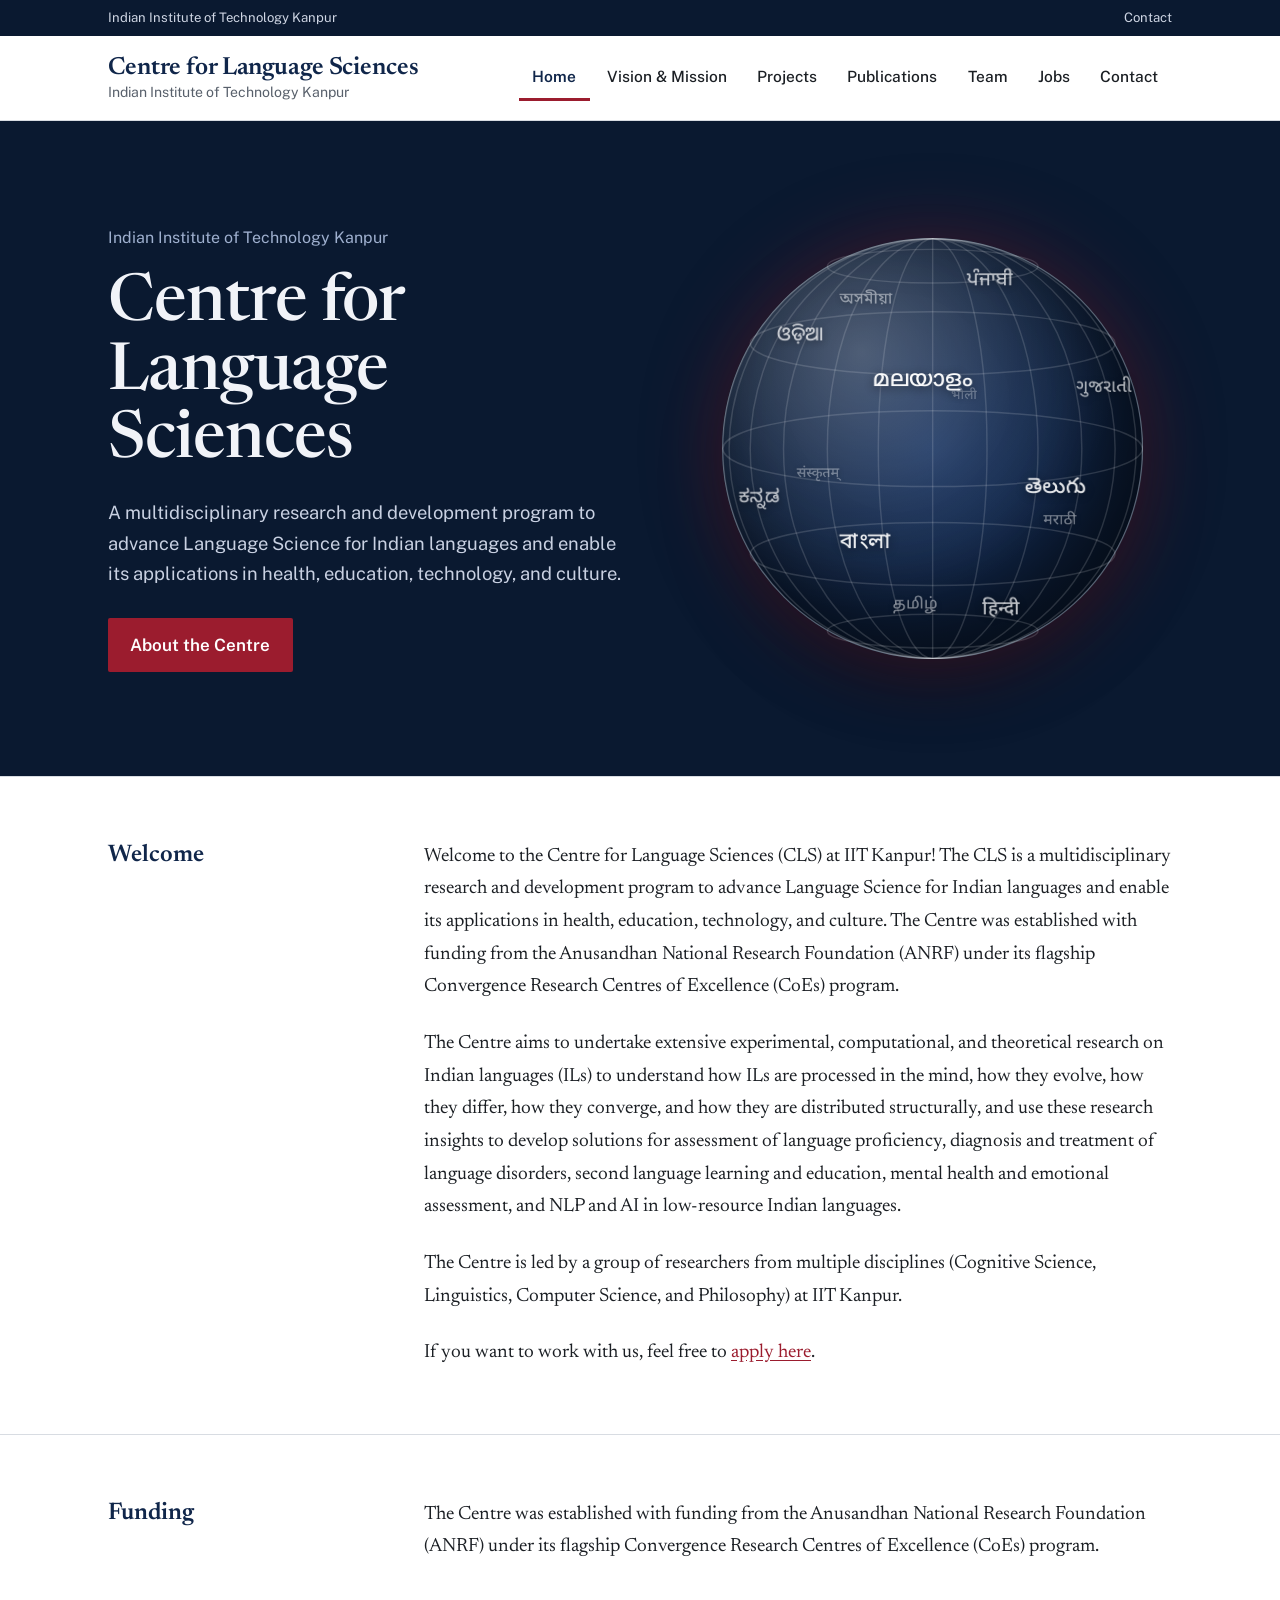
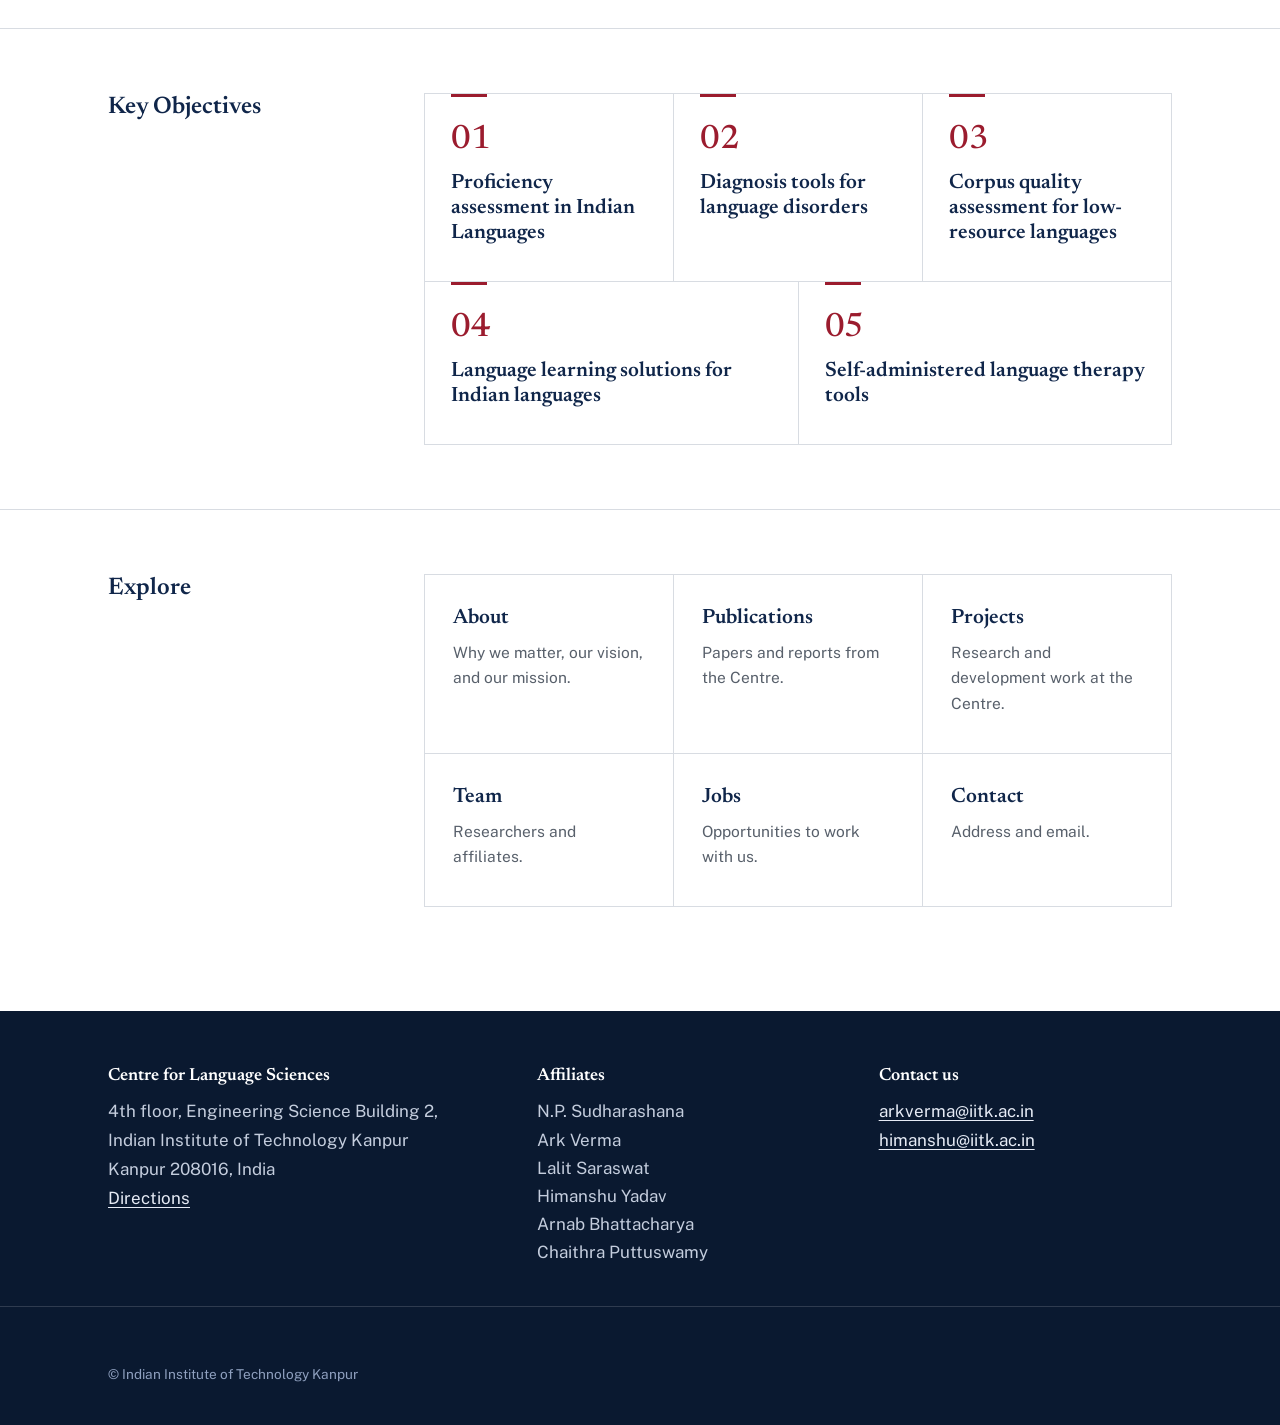
<file: index.html>
<!DOCTYPE html>
<html lang="en"><head><meta charset="utf-8"><meta name="viewport" content="width=device-width, initial-scale=1">
<title>Centre for Language Sciences | IIT Kanpur</title><meta name="description" content="Centre for Language Sciences, IIT Kanpur: research on Indian languages and applications in health, education, technology, and culture.">
<link rel="preconnect" href="https://fonts.googleapis.com"><link rel="preconnect" href="https://fonts.gstatic.com" crossorigin><link href="https://fonts.googleapis.com/css2?family=Newsreader:ital,opsz,wght@0,6..72,400;0,6..72,500;0,6..72,600;1,6..72,400&amp;family=Public+Sans:wght@400;500;600&amp;family=Noto+Sans+Devanagari:wght@400;500&amp;family=Noto+Sans+Bengali:wght@400;500&amp;family=Noto+Sans+Tamil:wght@400;500&amp;family=Noto+Sans+Telugu:wght@400;500&amp;family=Noto+Sans+Kannada:wght@400;500&amp;family=Noto+Sans+Malayalam:wght@400;500&amp;family=Noto+Sans+Gujarati:wght@400;500&amp;family=Noto+Sans+Oriya:wght@400;500&amp;family=Noto+Sans+Gurmukhi:wght@400;500&amp;display=swap" rel="stylesheet"><link rel="stylesheet" href="css/style.css"><style>
/* Spherical language globe */
.orbit-wrap{position:relative;width:min(100%,480px);aspect-ratio:1;margin:0 auto;container-type:inline-size;cursor:grab;touch-action:pan-y;user-select:none}
.orbit-wrap:active{cursor:grabbing}
.globe-body{position:absolute;inset:6%;border-radius:50%;
  background:radial-gradient(circle at 33% 27%,rgba(255,255,255,.26),rgba(255,255,255,.07) 38%,rgba(255,255,255,0) 62%),radial-gradient(circle at 50% 50%,#17325f,#0a1930 78%);
  border:1px solid rgba(255,255,255,.22);
  box-shadow:inset -34px -46px 80px rgba(0,0,0,.5),0 0 80px rgba(155,28,46,.38),0 30px 60px rgba(0,0,0,.35)}
.graticule{position:absolute;inset:6%;width:88%;height:88%;color:rgba(255,255,255,.14);pointer-events:none}
.orbit{list-style:none;margin:0;padding:0;position:absolute;inset:0}
.orbit li{position:absolute;white-space:nowrap;color:#fff;
  font:500 4.3cqw/1.2 "Noto Sans Devanagari","Noto Sans Bengali","Noto Sans Tamil","Noto Sans Telugu","Noto Sans Kannada","Noto Sans Malayalam","Noto Sans Gujarati","Noto Sans Oriya","Noto Sans Gurmukhi",sans-serif;
  text-shadow:0 2px 10px rgba(0,0,0,.55);will-change:transform,opacity}
@media (min-width:901px){.hero .wrap{grid-template-columns:1.05fr .95fr;align-items:center}}

/* Key objectives */
.cards.obj{list-style:none;margin:0;padding:0;grid-template-columns:repeat(6,1fr)}
.cards.obj li{grid-column:span 2;position:relative;padding:30px 26px 34px;border-right:1px solid var(--rule);border-bottom:1px solid var(--rule);transition:background .15s}
.cards.obj li:nth-child(n+4){grid-column:span 3}
.cards.obj li::before{content:"";position:absolute;left:26px;top:0;width:36px;height:3px;background:var(--crimson)}
.cards.obj li:hover{background:var(--wash)}
.cards.obj .num{display:block;font:500 2.1rem/1 var(--serif);color:var(--crimson);margin:0 0 .9rem;letter-spacing:-.01em}
.cards.obj h3{margin:0}
@media (max-width:900px){.cards.obj{grid-template-columns:1fr}.cards.obj li,.cards.obj li:nth-child(n+4){grid-column:auto}}
</style></head><body>
<a class="skip" href="#main">Skip to main content</a>
<div class="topbar"><div class="wrap"><a href="https://www.iitk.ac.in" rel="noopener">Indian Institute of Technology Kanpur</a><a href="contact.html">Contact</a></div></div>
<header class="site"><div class="wrap"><a class="brand" href="index.html"><strong>Centre for Language Sciences</strong><span>Indian Institute of Technology Kanpur</span></a>
<button class="menu-btn" aria-expanded="false" aria-controls="nav" onclick="var n=document.getElementById('nav');var o=n.classList.toggle('open');this.setAttribute('aria-expanded',o)">Menu</button>
<nav class="primary" id="nav" aria-label="Primary"><ul><li><a href="index.html" aria-current="page">Home</a></li><li><a href="about.html">Vision & Mission</a></li><li><a href="projects.html">Projects</a></li><li><a href="publications.html">Publications</a></li><li><a href="team.html">Team</a></li><li><a href="jobs.html">Jobs</a></li><li><a href="contact.html">Contact</a></li></ul></nav></div></header>
<main id="main"><section class="hero" style="padding:0"><div class="wrap">
<div><p class="inst">Indian Institute of Technology Kanpur</p><h1>Centre for Language Sciences</h1>
<p class="lede">A multidisciplinary research and development program to advance Language Science for Indian languages and enable its applications in health, education, technology, and culture.</p>
<a class="btn" href="about.html">About the Centre</a></div>
<div class="orbit-wrap globe"><div class="globe-body"></div><svg class="graticule" viewBox="0 0 100 100" aria-hidden="true" fill="none" stroke="currentColor" stroke-width=".35"><circle cx="50" cy="50" r="49.8"/><ellipse cx="50" cy="50" rx="12.9" ry="49.8"/><ellipse cx="50" cy="50" rx="25" ry="49.8"/><ellipse cx="50" cy="50" rx="35.4" ry="49.8"/><ellipse cx="50" cy="50" rx="43.3" ry="49.8"/><ellipse cx="50" cy="50" rx="48.3" ry="49.8"/><line x1="50" y1="0" x2="50" y2="100"/><ellipse cx="50" cy="50" rx="49.8" ry="9"/><ellipse cx="50" cy="25" rx="43.3" ry="7.5"/><ellipse cx="50" cy="75" rx="43.3" ry="7.5"/><ellipse cx="50" cy="6.7" rx="25" ry="4"/><ellipse cx="50" cy="93.3" rx="25" ry="4"/></svg><ul class="orbit" aria-label="Indian languages written in their own scripts"><li lang="hi" style="left:64.62%;top:82.57%;transform:translate(-50%,-50%) scale(0.956);opacity:0.763;z-index:67">हिन्दी</li><li lang="bn" style="left:32.10%;top:71.06%;transform:translate(-50%,-50%) scale(1.042);opacity:0.887;z-index:84">বাংলা</li><li lang="ta" style="left:52.62%;top:82.78%;transform:translate(-50%,-50%) scale(0.745);opacity:0.460;z-index:25">தமிழ்</li><li lang="te" style="left:70.51%;top:56.36%;transform:translate(-50%,-50%) scale(1.076);opacity:0.937;z-index:91">తెలుగు</li><li lang="kn" style="left:14.40%;top:63.19%;transform:translate(-50%,-50%) scale(0.860);opacity:0.626;z-index:48">ಕನ್ನಡ</li><li lang="mr" style="left:81.68%;top:62.90%;transform:translate(-50%,-50%) scale(0.761);opacity:0.483;z-index:28">मराठी</li><li lang="ml" style="left:40.14%;top:36.39%;transform:translate(-50%,-50%) scale(1.094);opacity:0.963;z-index:95">മലയാളം</li><li lang="sa" style="left:32.69%;top:56.93%;transform:translate(-50%,-50%) scale(0.652);opacity:0.326;z-index:6">संस्कृतम्</li><li lang="gu" style="left:83.96%;top:34.54%;transform:translate(-50%,-50%) scale(0.917);opacity:0.708;z-index:59">ગુજરાતી</li><li lang="or" style="left:18.84%;top:28.94%;transform:translate(-50%,-50%) scale(0.906);opacity:0.692;z-index:57">ଓଡ଼ିଆ</li><li lang="bhb" style="left:62.70%;top:38.35%;transform:translate(-50%,-50%) scale(0.647);opacity:0.319;z-index:5">भीली</li><li lang="pa" style="left:57.27%;top:14.26%;transform:translate(-50%,-50%) scale(0.940);opacity:0.741;z-index:64">ਪੰਜਾਬੀ</li><li lang="as" style="left:37.35%;top:20.14%;transform:translate(-50%,-50%) scale(0.740);opacity:0.452;z-index:24">অসমীয়া</li></ul></div>
</div></section>
<section><div class="wrap"><div class="cols"><h2>Welcome</h2><div class="prose"><p>Welcome to the Centre for Language Sciences (CLS) at IIT Kanpur! The CLS is a multidisciplinary research and development program to advance Language Science for Indian languages and enable its applications in health, education, technology, and culture. The Centre was established with funding from the Anusandhan National Research Foundation (ANRF) under its flagship Convergence Research Centres of Excellence (CoEs) program.</p><p>The Centre aims to undertake extensive experimental, computational, and theoretical research on Indian languages (ILs) to understand how ILs are processed in the mind, how they evolve, how they differ, how they converge, and how they are distributed structurally, and use these research insights to develop solutions for assessment of language proficiency, diagnosis and treatment of language disorders, second language learning and education, mental health and emotional assessment, and NLP and AI in low-resource Indian languages.</p><p>The Centre is led by a group of researchers from multiple disciplines (Cognitive Science, Linguistics, Computer Science, and Philosophy) at IIT Kanpur.</p><p>If you want to work with us, feel free to <a href="https://sites.google.com/view/language-sciences-centre" rel="noopener">apply here</a>.</p></div></div></div></section>
<section><div class="wrap"><div class="cols"><h2>Funding</h2><div class="prose"><p>The Centre was established with funding from the Anusandhan National Research Foundation (ANRF) under its flagship Convergence Research Centres of Excellence (CoEs) program.</p></div></div></div></section><section><div class="wrap"><div class="cols"><h2>Key Objectives</h2><ol class="cards obj"><li><span class="num">01</span><h3>Proficiency assessment in Indian Languages</h3></li><li><span class="num">02</span><h3>Diagnosis tools for language disorders</h3></li><li><span class="num">03</span><h3>Corpus quality assessment for low-resource languages</h3></li><li><span class="num">04</span><h3>Language learning solutions for Indian languages</h3></li><li><span class="num">05</span><h3>Self-administered language therapy tools</h3></li></ol></div></div></section><section><div class="wrap"><div class="cols"><h2>Explore</h2><div class="cards">
<a href="about.html"><h3>About</h3><p>Why we matter, our vision, and our mission.</p></a>
<a href="publications.html"><h3>Publications</h3><p>Papers and reports from the Centre.</p></a>
<a href="projects.html"><h3>Projects</h3><p>Research and development work at the Centre.</p></a>
<a href="team.html"><h3>Team</h3><p>Researchers and affiliates.</p></a>
<a href="jobs.html"><h3>Jobs</h3><p>Opportunities to work with us.</p></a>
<a href="contact.html"><h3>Contact</h3><p>Address and email.</p></a>
</div></div></div></section></main>
<footer class="site"><div class="wrap">
<div><h2>Centre for Language Sciences</h2><address>4th floor, Engineering Science Building 2,<br>Indian Institute of Technology Kanpur<br>Kanpur 208016, India<br><a href="https://maps.app.goo.gl/w1q9P5pQLy14W9r66" rel="noopener">Directions</a></address></div>
<div><h2>Affiliates</h2><ul><li>N.P. Sudharashana</li><li>Ark Verma</li><li>Lalit Saraswat</li><li>Himanshu Yadav</li><li>Arnab Bhattacharya</li><li>Chaithra Puttuswamy</li></ul></div>
<div><h2>Contact us</h2><ul><li><a href="mailto:arkverma@iitk.ac.in">arkverma@iitk.ac.in</a></li><li><a href="mailto:himanshu@iitk.ac.in">himanshu@iitk.ac.in</a></li></ul></div>
</div><div class="legal"><div class="wrap">&copy; Indian Institute of Technology Kanpur</div></div></footer><script>
(function(){
var ul=document.querySelector('.orbit');if(!ul)return;
var els=[].slice.call(ul.children),n=els.length,tilt=.38,ct=Math.cos(tilt),st=Math.sin(tilt),a=0,drag=false,hover=false,lx=0;
var pts=els.map(function(_,i){var y=1-2*(i+.5)/n,r=Math.sqrt(1-y*y),t=i*2.399963;return[r*Math.cos(t),y,r*Math.sin(t)];});
function render(){
  var ca=Math.cos(a),sa=Math.sin(a);
  els.forEach(function(el,i){
    var p=pts[i],x1=p[0]*ca+p[2]*sa,z1=-p[0]*sa+p[2]*ca,y2=p[1]*ct-z1*st,z2=p[1]*st+z1*ct,d=(z2+1)/2;
    el.style.left=(50+x1*38)+'%';el.style.top=(50+y2*38)+'%';
    el.style.transform='translate(-50%,-50%) scale('+(0.62+0.5*d).toFixed(3)+')';
    el.style.opacity=(0.28+0.72*d).toFixed(3);el.style.zIndex=Math.round(d*100);
  });
}
var wrap=ul.parentNode,reduce=window.matchMedia&&matchMedia('(prefers-reduced-motion: reduce)').matches;
wrap.addEventListener('pointerenter',function(){hover=true;});
wrap.addEventListener('pointerleave',function(){hover=false;drag=false;});
wrap.addEventListener('pointerdown',function(e){drag=true;lx=e.clientX;});
window.addEventListener('pointerup',function(){drag=false;});
wrap.addEventListener('pointermove',function(e){if(drag){a+=(e.clientX-lx)*.009;lx=e.clientX;if(reduce)render();}});
function tick(){if(!drag&&!hover)a+=.004;render();requestAnimationFrame(tick);}
render();if(!reduce)requestAnimationFrame(tick);
})();
</script></body></html>
</file>
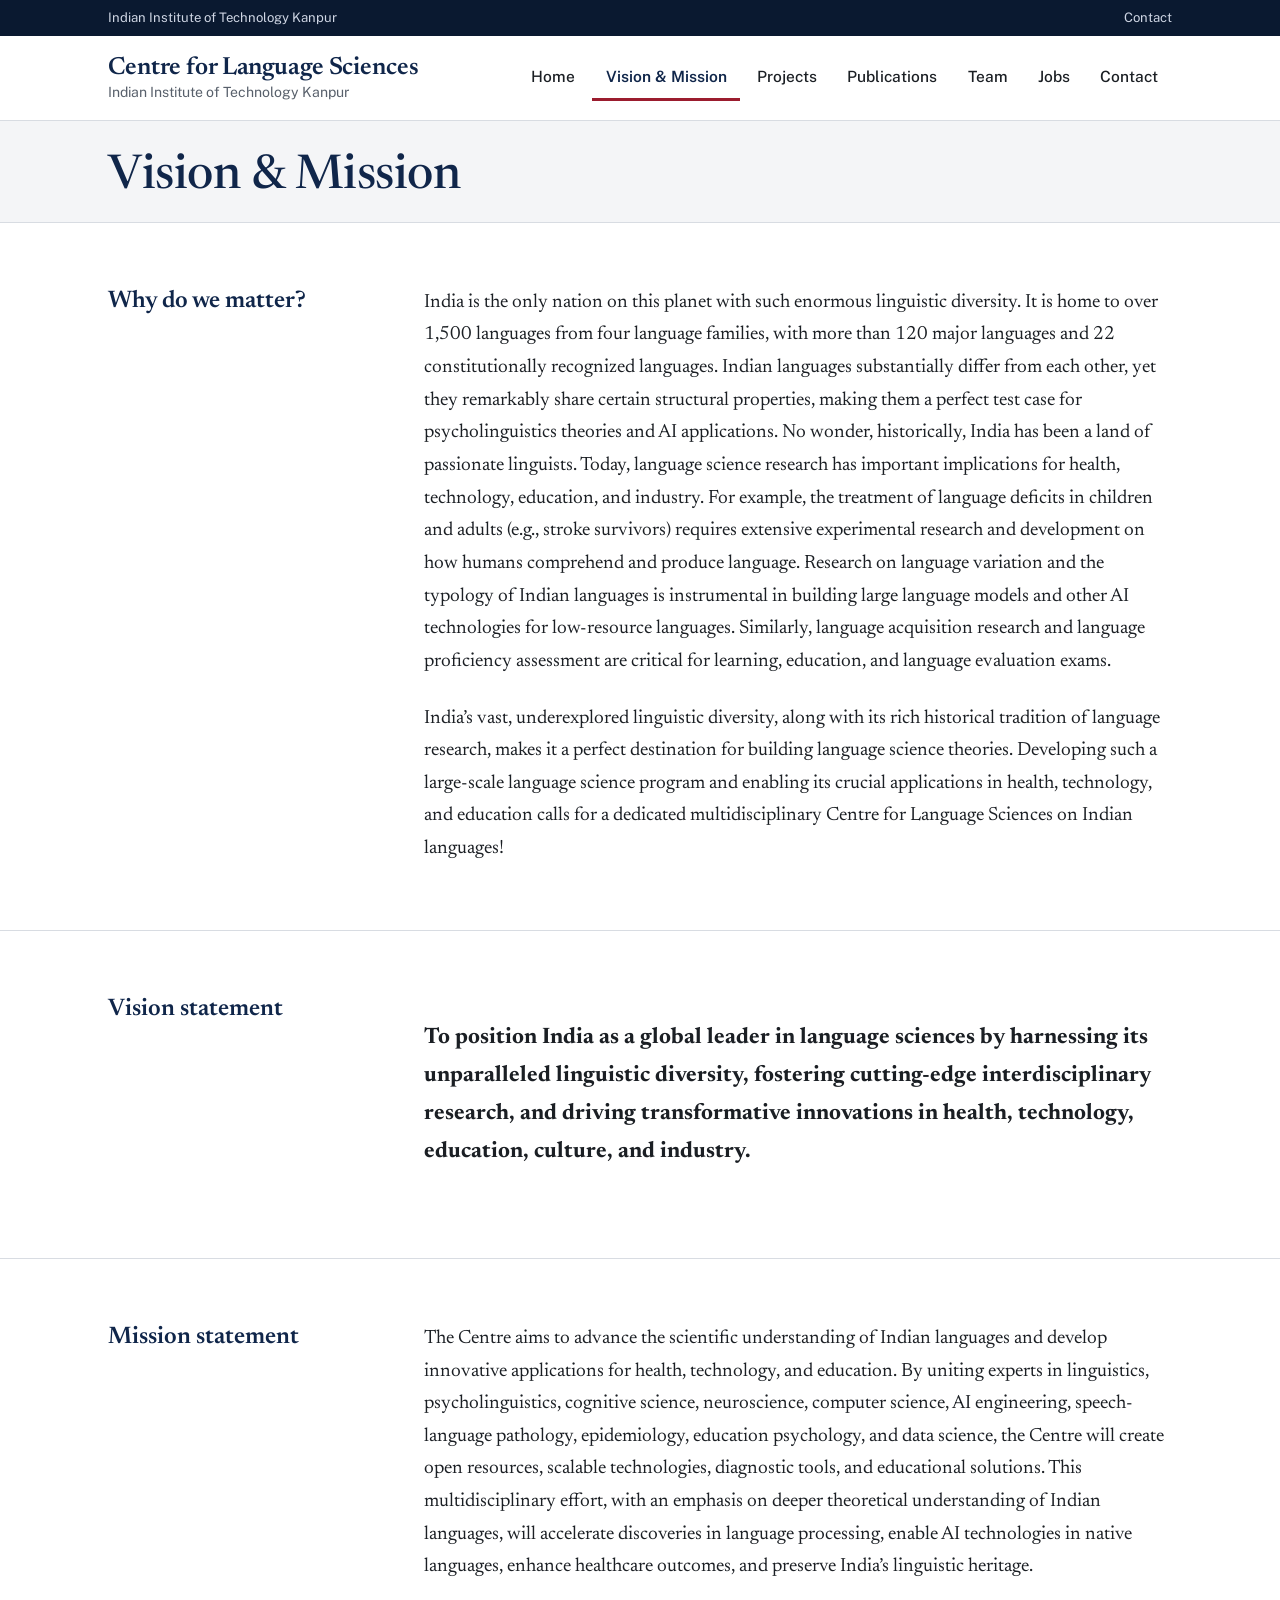
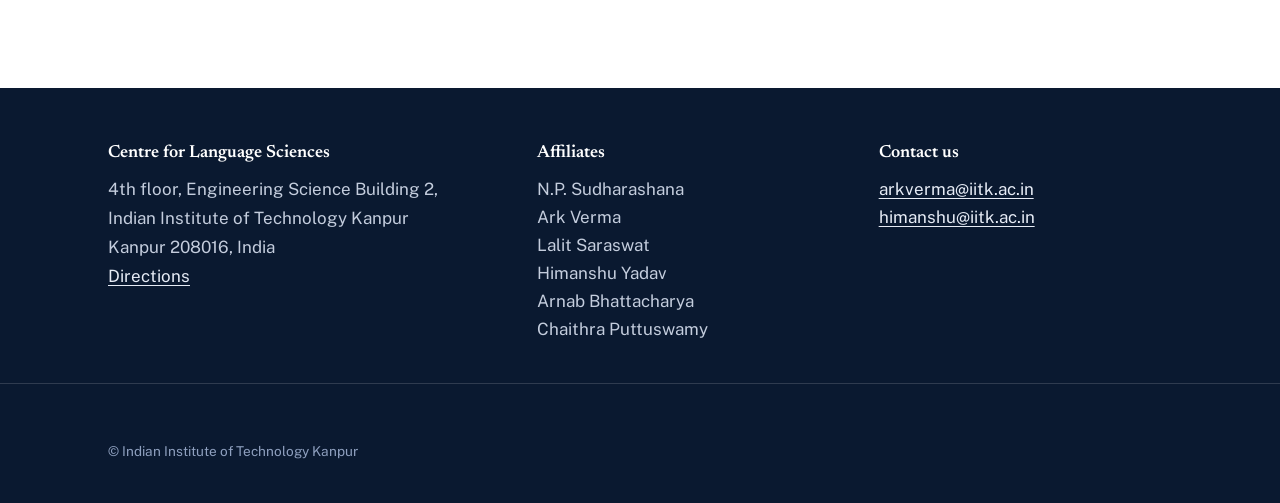
<file: about.html>
<!DOCTYPE html>
<html lang="en"><head><meta charset="utf-8"><meta name="viewport" content="width=device-width, initial-scale=1">
<title>Vision & Mission | Centre for Language Sciences | IIT Kanpur</title><meta name="description" content="Centre for Language Sciences, IIT Kanpur">
<link rel="preconnect" href="https://fonts.googleapis.com"><link rel="preconnect" href="https://fonts.gstatic.com" crossorigin><link href="https://fonts.googleapis.com/css2?family=Newsreader:ital,opsz,wght@0,6..72,400;0,6..72,500;0,6..72,600;1,6..72,400&amp;family=Public+Sans:wght@400;500;600&amp;family=Noto+Serif+Devanagari:wght@400&amp;family=Noto+Serif+Bengali:wght@400&amp;family=Noto+Serif+Tamil:wght@400&amp;family=Noto+Serif+Telugu:wght@400&amp;display=swap" rel="stylesheet"><link rel="stylesheet" href="css/style.css"></head><body>
<a class="skip" href="#main">Skip to main content</a>
<div class="topbar"><div class="wrap"><a href="https://www.iitk.ac.in" rel="noopener">Indian Institute of Technology Kanpur</a><a href="contact.html">Contact</a></div></div>
<header class="site"><div class="wrap"><a class="brand" href="index.html"><strong>Centre for Language Sciences</strong><span>Indian Institute of Technology Kanpur</span></a>
<button class="menu-btn" aria-expanded="false" aria-controls="nav" onclick="var n=document.getElementById('nav');var o=n.classList.toggle('open');this.setAttribute('aria-expanded',o)">Menu</button>
<nav class="primary" id="nav" aria-label="Primary"><ul><li><a href="index.html">Home</a></li><li><a href="about.html" aria-current="page">Vision & Mission</a></li><li><a href="projects.html">Projects</a></li><li><a href="publications.html">Publications</a></li><li><a href="team.html">Team</a></li><li><a href="jobs.html">Jobs</a></li><li><a href="contact.html">Contact</a></li></ul></nav></div></header>
<div class="pagehead"><div class="wrap"><h1>Vision & Mission</h1></div></div><main id="main">
<section><div class="wrap"><div class="cols"><h2>Why do we matter?</h2><div class="prose"><p>India is the only nation on this planet with such enormous linguistic diversity. It is home to over 1,500 languages from four language families, with more than 120 major languages and 22 constitutionally recognized languages. Indian languages substantially differ from each other, yet they remarkably share certain structural properties, making them a perfect test case for psycholinguistics theories and AI applications. No wonder, historically, India has been a land of passionate linguists. Today, language science research has important implications for health, technology, education, and industry. For example, the treatment of language deficits in children and adults (e.g., stroke survivors) requires extensive experimental research and development on how humans comprehend and produce language. Research on language variation and the typology of Indian languages is instrumental in building large language models and other AI technologies for low-resource languages. Similarly, language acquisition research and language proficiency assessment are critical for learning, education, and language evaluation exams.</p><p>India’s vast, underexplored linguistic diversity, along with its rich historical tradition of language research, makes it a perfect destination for building language science theories. Developing such a large-scale language science program and enabling its crucial applications in health, technology, and education calls for a dedicated multidisciplinary Centre for Language Sciences on Indian languages!</p></div></div></div></section>
<section><div class="wrap"><div class="cols"><h2>Vision statement</h2><div class="prose"><p><h3>To position India as a global leader in language sciences by harnessing its unparalleled linguistic diversity, fostering cutting-edge interdisciplinary research, and driving transformative innovations in health, technology, education, culture, and industry.</h3></p></div></div></section><section><div class="wrap"><div class="cols"><h2>Mission statement</h2><div class="prose"><p>The Centre aims to advance the scientific understanding of Indian languages and develop innovative applications for health, technology, and education. By uniting experts in linguistics, psycholinguistics, cognitive science, neuroscience, computer science, AI engineering, speech-language pathology, epidemiology, education psychology, and data science, the Centre will create open resources, scalable technologies, diagnostic tools, and educational solutions. This multidisciplinary effort, with an emphasis on deeper theoretical understanding of Indian languages, will accelerate discoveries in language processing, enable AI technologies in native languages, enhance healthcare outcomes, and preserve India’s linguistic heritage.</p></div></div></div></section>
</main>
<footer class="site"><div class="wrap">
<div><h2>Centre for Language Sciences</h2><address>4th floor, Engineering Science Building 2,<br>Indian Institute of Technology Kanpur<br>Kanpur 208016, India<br><a href="https://maps.app.goo.gl/w1q9P5pQLy14W9r66" rel="noopener">Directions</a></address></div>
<div><h2>Affiliates</h2><ul><li>N.P. Sudharashana</li><li>Ark Verma</li><li>Lalit Saraswat</li><li>Himanshu Yadav</li><li>Arnab Bhattacharya</li><li>Chaithra Puttuswamy</li></ul></div>
<div><h2>Contact us</h2><ul><li><a href="mailto:arkverma@iitk.ac.in">arkverma@iitk.ac.in</a></li><li><a href="mailto:himanshu@iitk.ac.in">himanshu@iitk.ac.in</a></li></ul></div>
</div><div class="legal"><div class="wrap">&copy; Indian Institute of Technology Kanpur</div></div></footer></body></html>
</file>
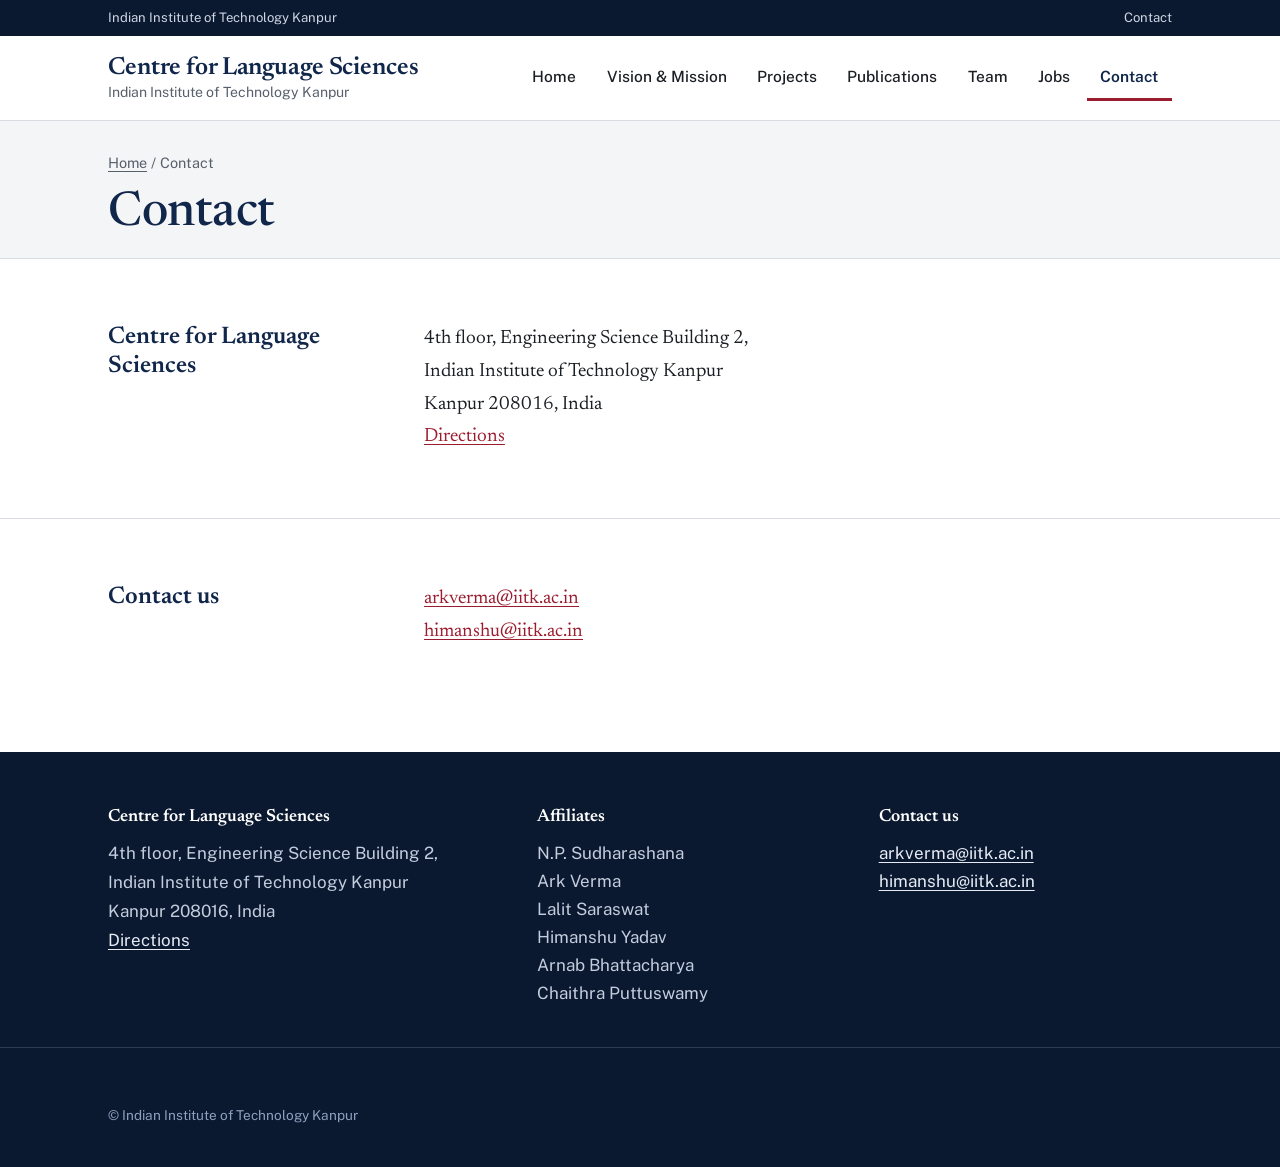
<file: contact.html>
<!DOCTYPE html>
<html lang="en"><head><meta charset="utf-8"><meta name="viewport" content="width=device-width, initial-scale=1">
<title>Contact | Centre for Language Sciences | IIT Kanpur</title><meta name="description" content="Centre for Language Sciences, IIT Kanpur">
<link rel="preconnect" href="https://fonts.googleapis.com"><link rel="preconnect" href="https://fonts.gstatic.com" crossorigin><link href="https://fonts.googleapis.com/css2?family=Newsreader:ital,opsz,wght@0,6..72,400;0,6..72,500;0,6..72,600;1,6..72,400&amp;family=Public+Sans:wght@400;500;600&amp;family=Noto+Serif+Devanagari:wght@400&amp;family=Noto+Serif+Bengali:wght@400&amp;family=Noto+Serif+Tamil:wght@400&amp;family=Noto+Serif+Telugu:wght@400&amp;display=swap" rel="stylesheet"><link rel="stylesheet" href="css/style.css"></head><body>
<a class="skip" href="#main">Skip to main content</a>
<div class="topbar"><div class="wrap"><a href="https://www.iitk.ac.in" rel="noopener">Indian Institute of Technology Kanpur</a><a href="contact.html">Contact</a></div></div>
<header class="site"><div class="wrap"><a class="brand" href="index.html"><strong>Centre for Language Sciences</strong><span>Indian Institute of Technology Kanpur</span></a>
<button class="menu-btn" aria-expanded="false" aria-controls="nav" onclick="var n=document.getElementById('nav');var o=n.classList.toggle('open');this.setAttribute('aria-expanded',o)">Menu</button>
<nav class="primary" id="nav" aria-label="Primary"><ul><li><a href="index.html">Home</a></li><li><a href="about.html">Vision & Mission</a></li><li><a href="projects.html">Projects</a></li><li><a href="publications.html">Publications</a></li><li><a href="team.html">Team</a></li><li><a href="jobs.html">Jobs</a></li><li><a href="contact.html" aria-current="page">Contact</a></li></ul></nav></div></header>
<div class="pagehead"><div class="wrap"><p class="crumb"><a href="index.html">Home</a> / Contact</p><h1>Contact</h1></div></div><main id="main"><section><div class="wrap"><div class="cols"><h2>Centre for Language Sciences</h2><div class="prose"><address style="font-style:normal"><p>4th floor, Engineering Science Building 2,<br>Indian Institute of Technology Kanpur<br>Kanpur 208016, India<br><a href="https://maps.app.goo.gl/w1q9P5pQLy14W9r66" rel="noopener">Directions</a></p></address></div></div></div></section><section><div class="wrap"><div class="cols"><h2>Contact us</h2><div class="prose"><p><a href="mailto:arkverma@iitk.ac.in">arkverma@iitk.ac.in</a><br><a href="mailto:himanshu@iitk.ac.in">himanshu@iitk.ac.in</a></p></div></div></div></section></main>
<footer class="site"><div class="wrap">
<div><h2>Centre for Language Sciences</h2><address>4th floor, Engineering Science Building 2,<br>Indian Institute of Technology Kanpur<br>Kanpur 208016, India<br><a href="https://maps.app.goo.gl/w1q9P5pQLy14W9r66" rel="noopener">Directions</a></address></div>
<div><h2>Affiliates</h2><ul><li>N.P. Sudharashana</li><li>Ark Verma</li><li>Lalit Saraswat</li><li>Himanshu Yadav</li><li>Arnab Bhattacharya</li><li>Chaithra Puttuswamy</li></ul></div>
<div><h2>Contact us</h2><ul><li><a href="mailto:arkverma@iitk.ac.in">arkverma@iitk.ac.in</a></li><li><a href="mailto:himanshu@iitk.ac.in">himanshu@iitk.ac.in</a></li></ul></div>
</div><div class="legal"><div class="wrap">&copy; Indian Institute of Technology Kanpur</div></div></footer></body></html>
</file>
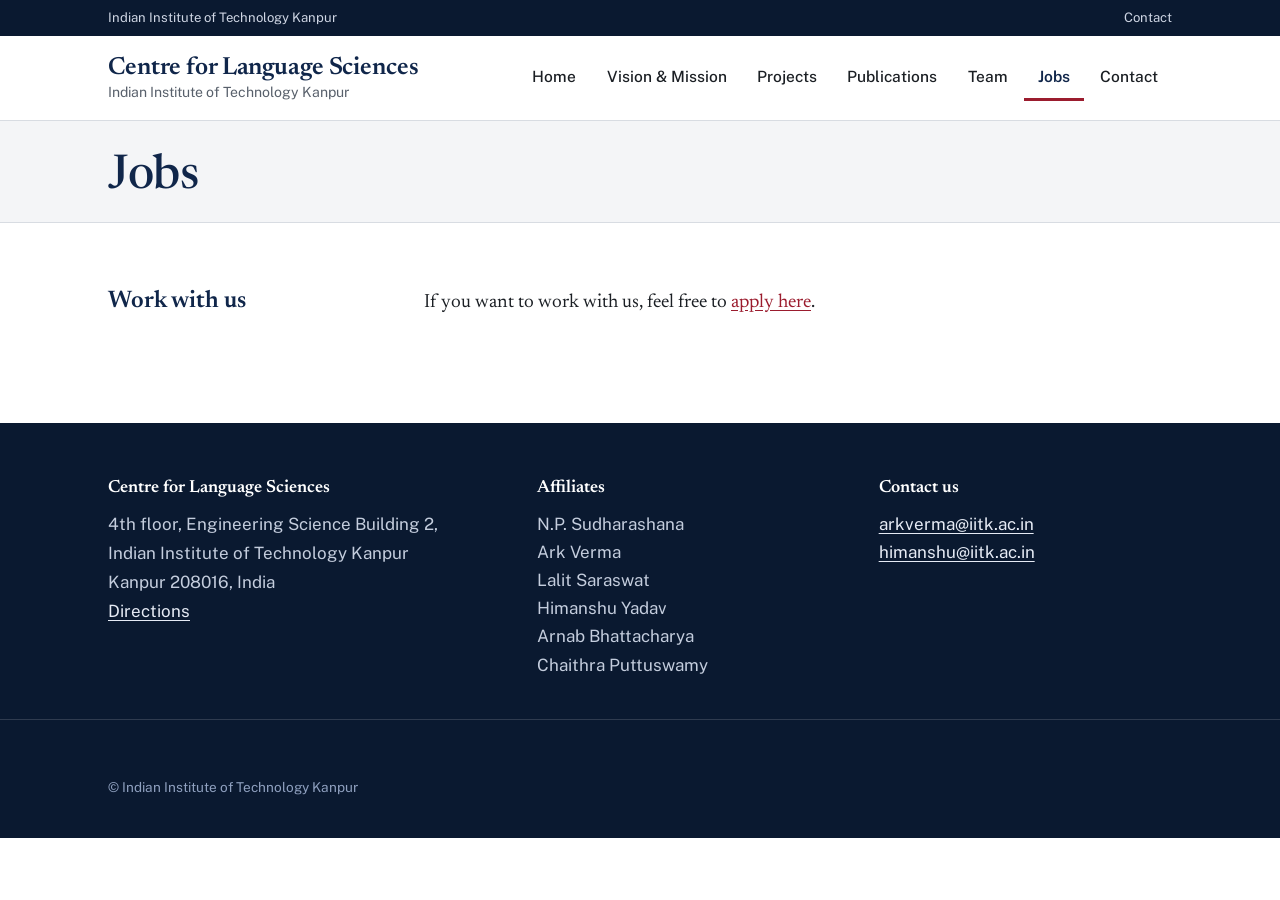
<file: jobs.html>
<!DOCTYPE html>
<html lang="en"><head><meta charset="utf-8"><meta name="viewport" content="width=device-width, initial-scale=1">
<title>Jobs | Centre for Language Sciences | IIT Kanpur</title><meta name="description" content="Centre for Language Sciences, IIT Kanpur">
<link rel="preconnect" href="https://fonts.googleapis.com"><link rel="preconnect" href="https://fonts.gstatic.com" crossorigin><link href="https://fonts.googleapis.com/css2?family=Newsreader:ital,opsz,wght@0,6..72,400;0,6..72,500;0,6..72,600;1,6..72,400&amp;family=Public+Sans:wght@400;500;600&amp;family=Noto+Serif+Devanagari:wght@400&amp;family=Noto+Serif+Bengali:wght@400&amp;family=Noto+Serif+Tamil:wght@400&amp;family=Noto+Serif+Telugu:wght@400&amp;display=swap" rel="stylesheet"><link rel="stylesheet" href="css/style.css"></head><body>
<a class="skip" href="#main">Skip to main content</a>
<div class="topbar"><div class="wrap"><a href="https://www.iitk.ac.in" rel="noopener">Indian Institute of Technology Kanpur</a><a href="contact.html">Contact</a></div></div>
<header class="site"><div class="wrap"><a class="brand" href="index.html"><strong>Centre for Language Sciences</strong><span>Indian Institute of Technology Kanpur</span></a>
<button class="menu-btn" aria-expanded="false" aria-controls="nav" onclick="var n=document.getElementById('nav');var o=n.classList.toggle('open');this.setAttribute('aria-expanded',o)">Menu</button>
<nav class="primary" id="nav" aria-label="Primary"><ul><li><a href="index.html">Home</a></li><li><a href="about.html">Vision & Mission</a></li><li><a href="projects.html">Projects</a></li><li><a href="publications.html">Publications</a></li><li><a href="team.html">Team</a></li><li><a href="jobs.html" aria-current="page">Jobs</a></li><li><a href="contact.html">Contact</a></li></ul></nav></div></header>
<div class="pagehead"><div class="wrap"><h1>Jobs</h1></div></div><main id="main"><section><div class="wrap"><div class="cols"><h2>Work with us</h2><div class="prose"><p>If you want to work with us, feel free to <a href="https://sites.google.com/view/language-sciences-centre" rel="noopener">apply here</a>.</p></div></div></div></section></main>
<footer class="site"><div class="wrap">
<div><h2>Centre for Language Sciences</h2><address>4th floor, Engineering Science Building 2,<br>Indian Institute of Technology Kanpur<br>Kanpur 208016, India<br><a href="https://maps.app.goo.gl/w1q9P5pQLy14W9r66" rel="noopener">Directions</a></address></div>
<div><h2>Affiliates</h2><ul><li>N.P. Sudharashana</li><li>Ark Verma</li><li>Lalit Saraswat</li><li>Himanshu Yadav</li><li>Arnab Bhattacharya</li><li>Chaithra Puttuswamy</li></ul></div>
<div><h2>Contact us</h2><ul><li><a href="mailto:arkverma@iitk.ac.in">arkverma@iitk.ac.in</a></li><li><a href="mailto:himanshu@iitk.ac.in">himanshu@iitk.ac.in</a></li></ul></div>
</div><div class="legal"><div class="wrap">&copy; Indian Institute of Technology Kanpur</div></div></footer></body></html>
</file>
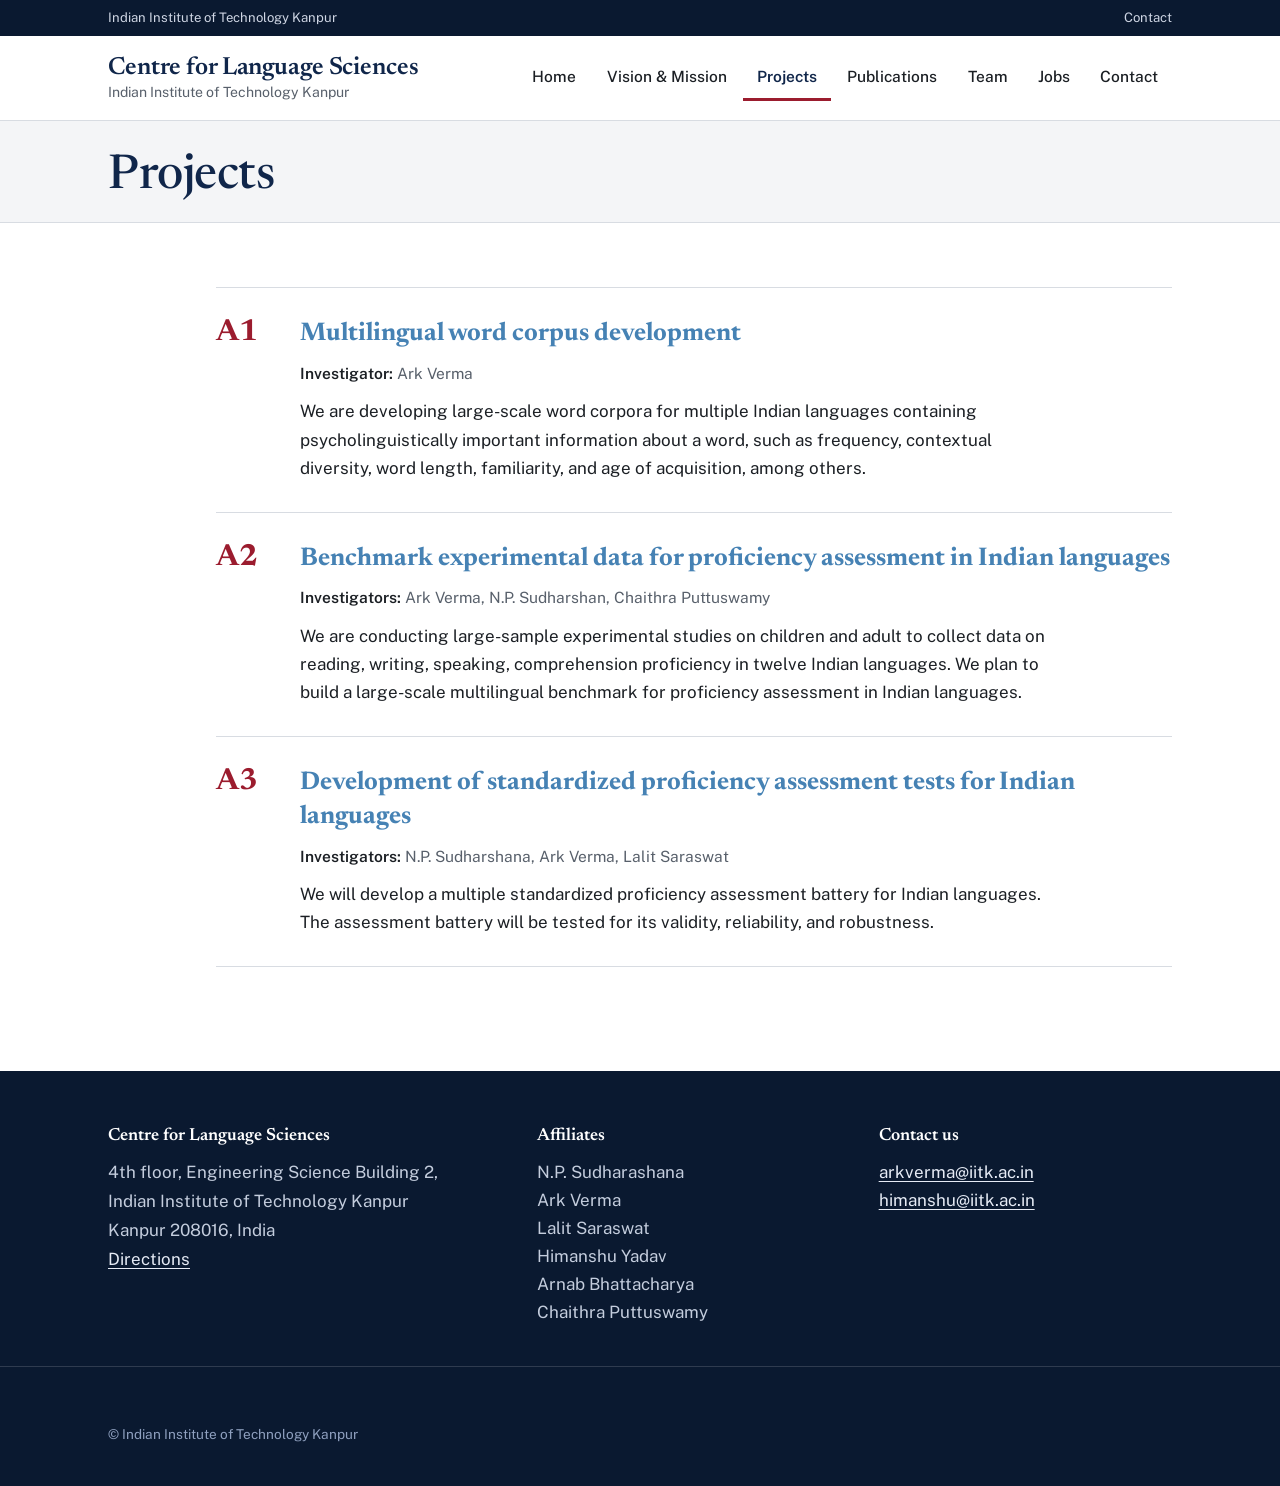
<file: projects.html>
<!DOCTYPE html>
<html lang="en"><head><meta charset="utf-8"><meta name="viewport" content="width=device-width, initial-scale=1">
<title>Projects | Centre for Language Sciences | IIT Kanpur</title><meta name="description" content="Centre for Language Sciences, IIT Kanpur">
<link rel="preconnect" href="https://fonts.googleapis.com"><link rel="preconnect" href="https://fonts.gstatic.com" crossorigin><link href="https://fonts.googleapis.com/css2?family=Newsreader:ital,opsz,wght@0,6..72,400;0,6..72,500;0,6..72,600;1,6..72,400&amp;family=Public+Sans:wght@400;500;600&amp;family=Noto+Serif+Devanagari:wght@400&amp;family=Noto+Serif+Bengali:wght@400&amp;family=Noto+Serif+Tamil:wght@400&amp;family=Noto+Serif+Telugu:wght@400&amp;display=swap" rel="stylesheet"><link rel="stylesheet" href="css/style.css"><style>
.plist{border-top:1px solid var(--rule);margin-left:108px}
.project{display:grid;grid-template-columns:64px 1fr;gap:20px;padding:30px 0;border-bottom:1px solid var(--rule);position:relative}
.pid{font:700 1.9rem/1 var(--serif);color:var(--crimson)}
.project h3{font:700 1.6rem/1.3 var(--serif);color:steelblue;margin:0 0 .6rem}
.project .pi{margin:0 0 .7rem;color:var(--muted);font-size:.97rem}
.project .pi strong{color:var(--ink);font-weight:600}
.project .pd{margin:0;max-width:44em}
@media (max-width:600px){.plist{margin-left:16px}.project{grid-template-columns:1fr;gap:8px}}
</style></head><body>
<a class="skip" href="#main">Skip to main content</a>
<div class="topbar"><div class="wrap"><a href="https://www.iitk.ac.in" rel="noopener">Indian Institute of Technology Kanpur</a><a href="contact.html">Contact</a></div></div>
<header class="site"><div class="wrap"><a class="brand" href="index.html"><strong>Centre for Language Sciences</strong><span>Indian Institute of Technology Kanpur</span></a>
<button class="menu-btn" aria-expanded="false" aria-controls="nav" onclick="var n=document.getElementById('nav');var o=n.classList.toggle('open');this.setAttribute('aria-expanded',o)">Menu</button>
<nav class="primary" id="nav" aria-label="Primary"><ul><li><a href="index.html">Home</a></li><li><a href="about.html">Vision & Mission</a></li><li><a href="projects.html" aria-current="page">Projects</a></li><li><a href="publications.html">Publications</a></li><li><a href="team.html">Team</a></li><li><a href="jobs.html">Jobs</a></li><li><a href="contact.html">Contact</a></li></ul></nav></div></header>
<div class="pagehead"><div class="wrap"><h1>Projects</h1></div></div><main id="main"><section><div class="wrap"><div class="plist"><article class="project"><span class="pid">A1</span><div><h3>Multilingual word corpus development</h3><p class="pi"><strong>Investigator:</strong> Ark Verma</p><p class="pd">We are developing large-scale word corpora for multiple Indian languages containing psycholinguistically important information about a word, such as frequency, contextual diversity, word length, familiarity, and age of acquisition, among others.</p></div></article><article class="project"><span class="pid">A2</span><div><h3>Benchmark experimental data for proficiency assessment in Indian languages</h3><p class="pi"><strong>Investigators:</strong> Ark Verma, N.P. Sudharshan, Chaithra Puttuswamy</p><p class="pd">We are conducting large-sample experimental studies on children and adult to collect data on reading, writing, speaking, comprehension proficiency in twelve Indian languages. We plan to build a large-scale multilingual benchmark for proficiency assessment in Indian languages.</p></div></article><article class="project"><span class="pid">A3</span><div><h3>Development of standardized proficiency assessment tests for Indian languages</h3><p class="pi"><strong>Investigators:</strong> N.P. Sudharshana, Ark Verma, Lalit Saraswat</p><p class="pd">We will develop a multiple standardized proficiency assessment battery for Indian languages. The assessment battery will be tested for its validity, reliability, and robustness.</p></div></article></div></div></section></main>
<footer class="site"><div class="wrap">
<div><h2>Centre for Language Sciences</h2><address>4th floor, Engineering Science Building 2,<br>Indian Institute of Technology Kanpur<br>Kanpur 208016, India<br><a href="https://maps.app.goo.gl/w1q9P5pQLy14W9r66" rel="noopener">Directions</a></address></div>
<div><h2>Affiliates</h2><ul><li>N.P. Sudharashana</li><li>Ark Verma</li><li>Lalit Saraswat</li><li>Himanshu Yadav</li><li>Arnab Bhattacharya</li><li>Chaithra Puttuswamy</li></ul></div>
<div><h2>Contact us</h2><ul><li><a href="mailto:arkverma@iitk.ac.in">arkverma@iitk.ac.in</a></li><li><a href="mailto:himanshu@iitk.ac.in">himanshu@iitk.ac.in</a></li></ul></div>
</div><div class="legal"><div class="wrap">&copy; Indian Institute of Technology Kanpur</div></div></footer></body></html>
</file>
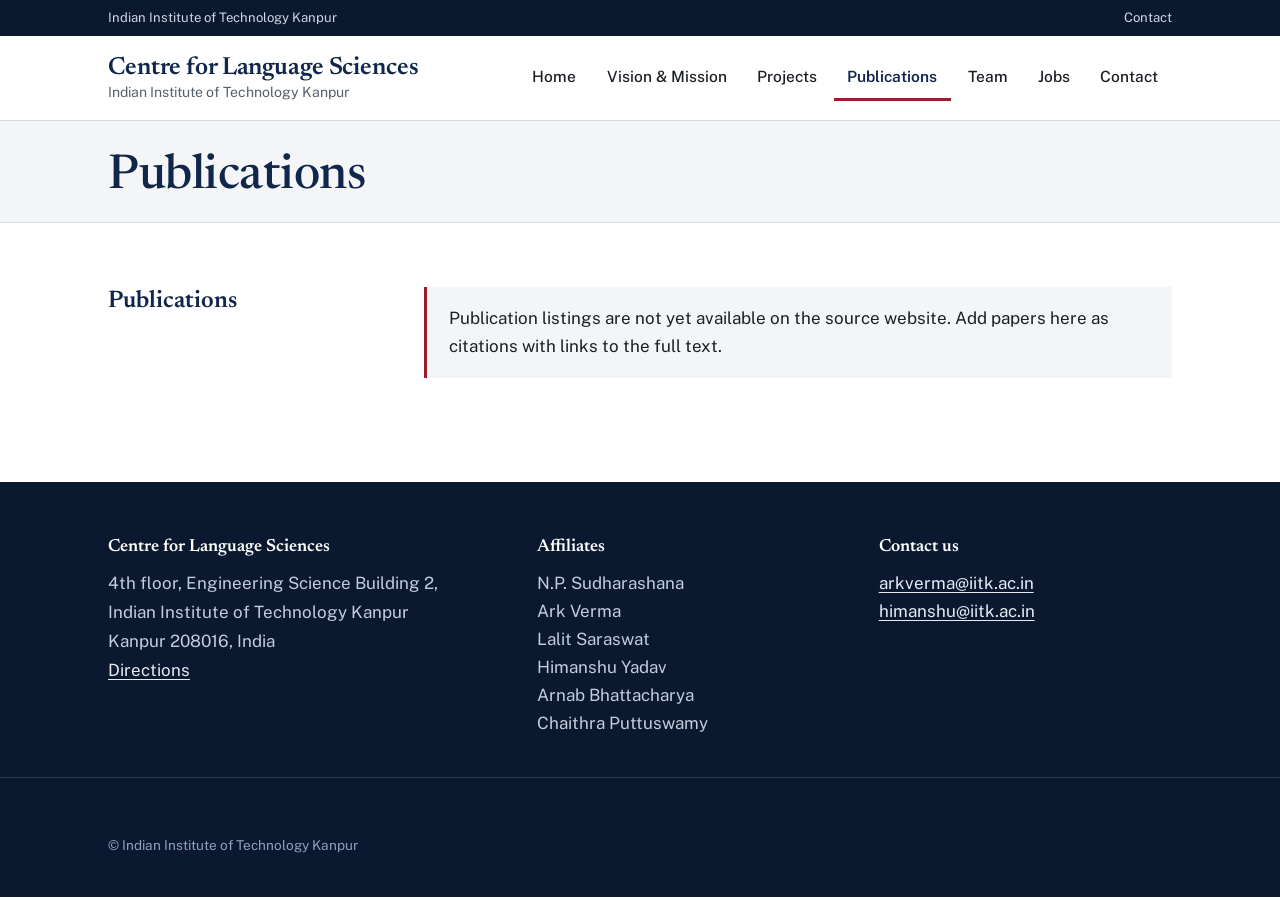
<file: publications.html>
<!DOCTYPE html>
<html lang="en"><head><meta charset="utf-8"><meta name="viewport" content="width=device-width, initial-scale=1">
<title>Publications | Centre for Language Sciences | IIT Kanpur</title><meta name="description" content="Centre for Language Sciences, IIT Kanpur">
<link rel="preconnect" href="https://fonts.googleapis.com"><link rel="preconnect" href="https://fonts.gstatic.com" crossorigin><link href="https://fonts.googleapis.com/css2?family=Newsreader:ital,opsz,wght@0,6..72,400;0,6..72,500;0,6..72,600;1,6..72,400&amp;family=Public+Sans:wght@400;500;600&amp;family=Noto+Serif+Devanagari:wght@400&amp;family=Noto+Serif+Bengali:wght@400&amp;family=Noto+Serif+Tamil:wght@400&amp;family=Noto+Serif+Telugu:wght@400&amp;display=swap" rel="stylesheet"><link rel="stylesheet" href="css/style.css"></head><body>
<a class="skip" href="#main">Skip to main content</a>
<div class="topbar"><div class="wrap"><a href="https://www.iitk.ac.in" rel="noopener">Indian Institute of Technology Kanpur</a><a href="contact.html">Contact</a></div></div>
<header class="site"><div class="wrap"><a class="brand" href="index.html"><strong>Centre for Language Sciences</strong><span>Indian Institute of Technology Kanpur</span></a>
<button class="menu-btn" aria-expanded="false" aria-controls="nav" onclick="var n=document.getElementById('nav');var o=n.classList.toggle('open');this.setAttribute('aria-expanded',o)">Menu</button>
<nav class="primary" id="nav" aria-label="Primary"><ul><li><a href="index.html">Home</a></li><li><a href="about.html">Vision & Mission</a></li><li><a href="projects.html" >Projects</a></li><li><a href="publications.html" aria-current="page">Publications</a></li><li><a href="team.html">Team</a></li><li><a href="jobs.html">Jobs</a></li><li><a href="contact.html">Contact</a></li></ul></nav></div></header>
<div class="pagehead"><div class="wrap"><h1>Publications</h1></div></div><main id="main"><section><div class="wrap"><div class="cols"><h2>Publications</h2><div class="notice"><p>Publication listings are not yet available on the source website. Add papers here as citations with links to the full text.</p></div></div></div></section></main>
<footer class="site"><div class="wrap">
<div><h2>Centre for Language Sciences</h2><address>4th floor, Engineering Science Building 2,<br>Indian Institute of Technology Kanpur<br>Kanpur 208016, India<br><a href="https://maps.app.goo.gl/w1q9P5pQLy14W9r66" rel="noopener">Directions</a></address></div>
<div><h2>Affiliates</h2><ul><li>N.P. Sudharashana</li><li>Ark Verma</li><li>Lalit Saraswat</li><li>Himanshu Yadav</li><li>Arnab Bhattacharya</li><li>Chaithra Puttuswamy</li></ul></div>
<div><h2>Contact us</h2><ul><li><a href="mailto:arkverma@iitk.ac.in">arkverma@iitk.ac.in</a></li><li><a href="mailto:himanshu@iitk.ac.in">himanshu@iitk.ac.in</a></li></ul></div>
</div><div class="legal"><div class="wrap">&copy; Indian Institute of Technology Kanpur</div></div></footer></body></html>
</file>
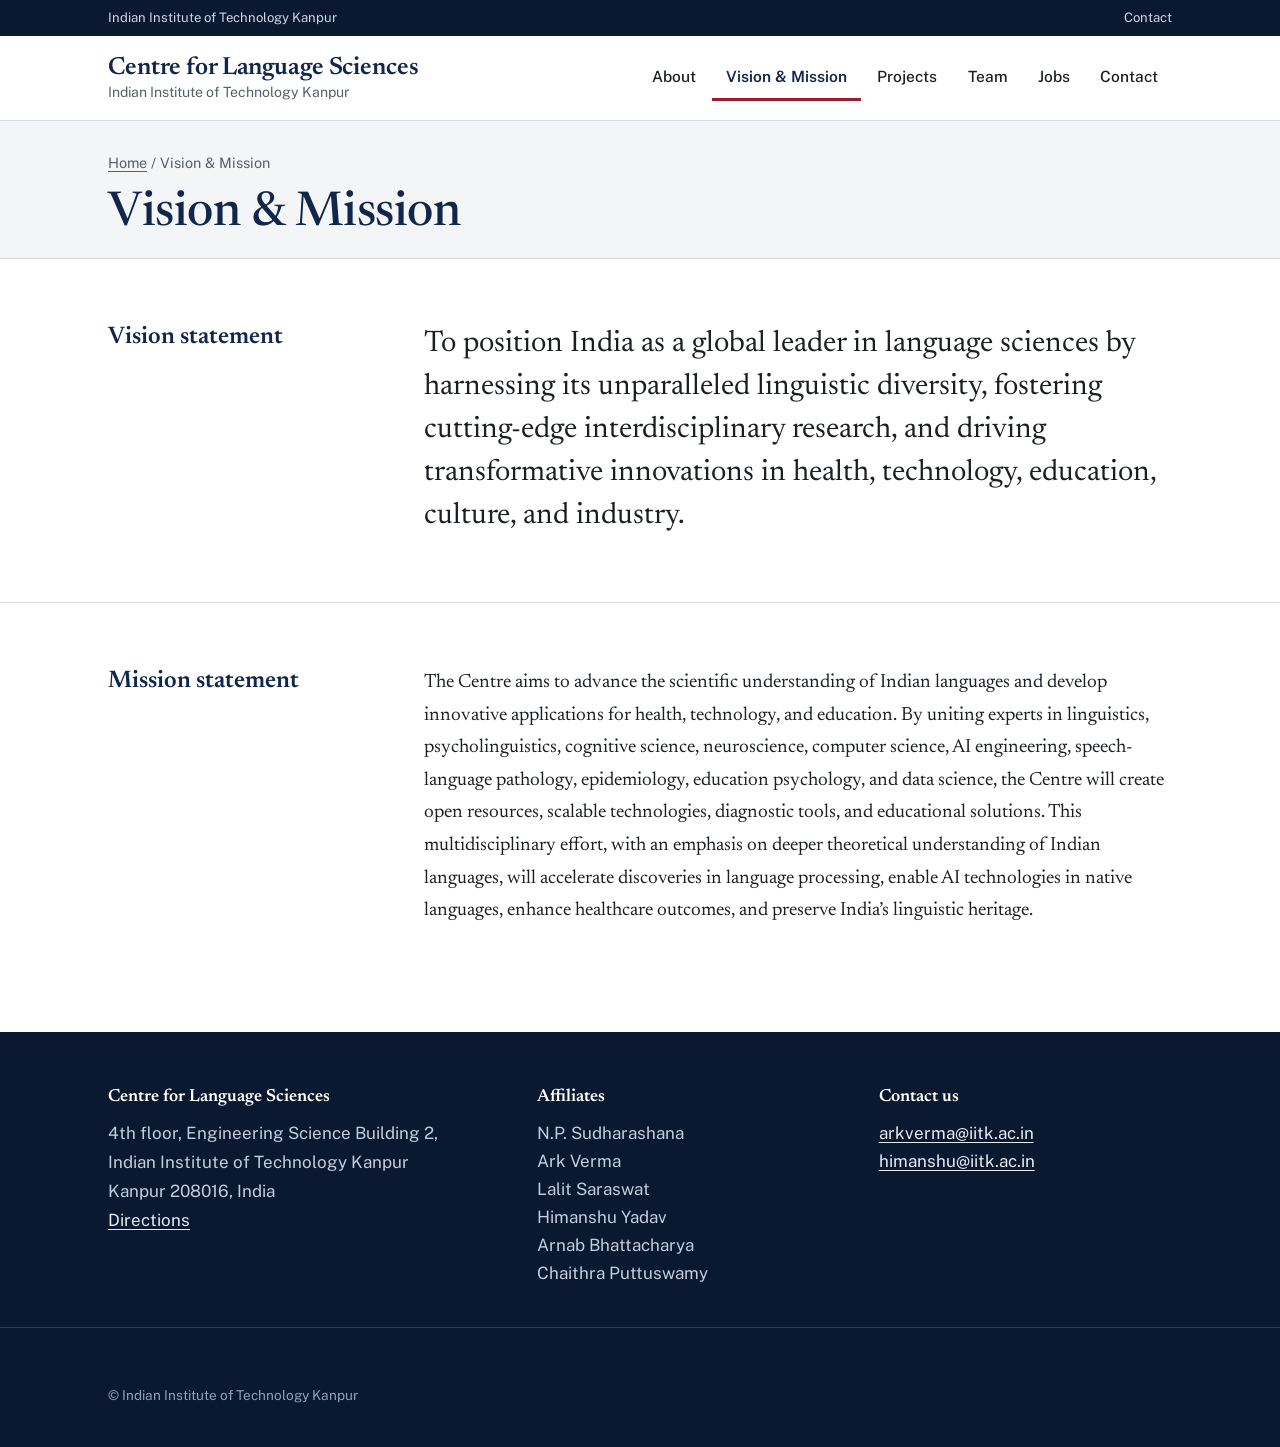
<file: vision-mission.html>
<!DOCTYPE html>
<html lang="en"><head><meta charset="utf-8"><meta name="viewport" content="width=device-width, initial-scale=1">
<title>Vision &amp; Mission | Centre for Language Sciences | IIT Kanpur</title><meta name="description" content="Centre for Language Sciences, IIT Kanpur">
<link rel="preconnect" href="https://fonts.googleapis.com"><link rel="preconnect" href="https://fonts.gstatic.com" crossorigin><link href="https://fonts.googleapis.com/css2?family=Newsreader:ital,opsz,wght@0,6..72,400;0,6..72,500;0,6..72,600;1,6..72,400&amp;family=Public+Sans:wght@400;500;600&amp;family=Noto+Serif+Devanagari:wght@400&amp;family=Noto+Serif+Bengali:wght@400&amp;family=Noto+Serif+Tamil:wght@400&amp;family=Noto+Serif+Telugu:wght@400&amp;display=swap" rel="stylesheet"><link rel="stylesheet" href="css/style.css"></head><body>
<a class="skip" href="#main">Skip to main content</a>
<div class="topbar"><div class="wrap"><a href="https://www.iitk.ac.in" rel="noopener">Indian Institute of Technology Kanpur</a><a href="contact.html">Contact</a></div></div>
<header class="site"><div class="wrap"><a class="brand" href="index.html"><strong>Centre for Language Sciences</strong><span>Indian Institute of Technology Kanpur</span></a>
<button class="menu-btn" aria-expanded="false" aria-controls="nav" onclick="var n=document.getElementById('nav');var o=n.classList.toggle('open');this.setAttribute('aria-expanded',o)">Menu</button>
<nav class="primary" id="nav" aria-label="Primary"><ul><li><a href="about.html">About</a></li><li><a href="vision-mission.html" aria-current="page">Vision &amp; Mission</a></li><li><a href="projects.html">Projects</a></li><li><a href="team.html">Team</a></li><li><a href="jobs.html">Jobs</a></li><li><a href="contact.html">Contact</a></li></ul></nav></div></header>
<div class="pagehead"><div class="wrap"><p class="crumb"><a href="index.html">Home</a> / Vision &amp; Mission</p><h1>Vision &amp; Mission</h1></div></div><main id="main"><section><div class="wrap"><div class="cols"><h2>Vision statement</h2><p class="statement">To position India as a global leader in language sciences by harnessing its unparalleled linguistic diversity, fostering cutting-edge interdisciplinary research, and driving transformative innovations in health, technology, education, culture, and industry.</p></div></div></section><section><div class="wrap"><div class="cols"><h2>Mission statement</h2><div class="prose"><p>The Centre aims to advance the scientific understanding of Indian languages and develop innovative applications for health, technology, and education. By uniting experts in linguistics, psycholinguistics, cognitive science, neuroscience, computer science, AI engineering, speech-language pathology, epidemiology, education psychology, and data science, the Centre will create open resources, scalable technologies, diagnostic tools, and educational solutions. This multidisciplinary effort, with an emphasis on deeper theoretical understanding of Indian languages, will accelerate discoveries in language processing, enable AI technologies in native languages, enhance healthcare outcomes, and preserve India’s linguistic heritage.</p></div></div></div></section></main>
<footer class="site"><div class="wrap">
<div><h2>Centre for Language Sciences</h2><address>4th floor, Engineering Science Building 2,<br>Indian Institute of Technology Kanpur<br>Kanpur 208016, India<br><a href="https://maps.app.goo.gl/w1q9P5pQLy14W9r66" rel="noopener">Directions</a></address></div>
<div><h2>Affiliates</h2><ul><li>N.P. Sudharashana</li><li>Ark Verma</li><li>Lalit Saraswat</li><li>Himanshu Yadav</li><li>Arnab Bhattacharya</li><li>Chaithra Puttuswamy</li></ul></div>
<div><h2>Contact us</h2><ul><li><a href="mailto:arkverma@iitk.ac.in">arkverma@iitk.ac.in</a></li><li><a href="mailto:himanshu@iitk.ac.in">himanshu@iitk.ac.in</a></li></ul></div>
</div><div class="legal"><div class="wrap">&copy; Indian Institute of Technology Kanpur</div></div></footer></body></html>
</file>
<file: css/style.css>
:root{
  --ink:#1b1f24; --muted:#58606b; --navy:#10264a; --navy-2:#0a1930;
  --crimson:#9b1c2e; --paper:#ffffff; --wash:#f4f5f7; --rule:#d8dce2;
  --serif:"Newsreader","Source Serif 4",Georgia,"Times New Roman",serif;
  --sans:"Public Sans","Helvetica Neue",Arial,sans-serif;
}
@media (prefers-color-scheme:dark){
  :root{--ink:#e9ebef;--muted:#a3abb7;--navy:#9db8ee;--navy-2:#0c1220;--crimson:#e0707f;--paper:#10141b;--wash:#171c26;--rule:#2a3140}
}
*{box-sizing:border-box}
html{scroll-behavior:smooth}
body{margin:0;background:var(--paper);color:var(--ink);font:17px/1.65 var(--sans);-webkit-font-smoothing:antialiased}
a{color:var(--crimson);text-underline-offset:3px}
a:hover{color:var(--navy)}
:focus-visible{outline:3px solid var(--crimson);outline-offset:2px}
.skip{position:absolute;left:-999px;top:0;background:var(--navy-2);color:#fff;padding:.6rem 1rem;z-index:99}
.skip:focus{left:0}
.wrap{max-width:1120px;margin:0 auto;padding:0 28px}

/* Masthead */
.topbar{background:var(--navy-2);color:#cfd6e4;font-size:.82rem}
.topbar .wrap{display:flex;justify-content:space-between;gap:1rem;padding-top:.45rem;padding-bottom:.45rem}
.topbar a{color:#cfd6e4;text-decoration:none}
.topbar a:hover{color:#fff;text-decoration:underline}
header.site{background:var(--paper);border-bottom:1px solid var(--rule);position:sticky;top:0;z-index:50}
header.site .wrap{display:flex;align-items:center;justify-content:space-between;gap:2rem;min-height:84px}
.brand{text-decoration:none;color:var(--ink);display:block;line-height:1.15}
.brand strong{display:block;font:600 1.55rem/1.1 var(--serif);letter-spacing:-.005em;color:var(--navy)}
.brand span{font-size:.88rem;color:var(--muted)}
nav.primary ul{list-style:none;display:flex;gap:.2rem;margin:0;padding:0}
nav.primary a{display:block;padding:.55rem .85rem;color:var(--ink);text-decoration:none;font-weight:500;font-size:.97rem;border-bottom:3px solid transparent}
nav.primary a:hover{color:var(--crimson)}
nav.primary a[aria-current="page"]{border-bottom-color:var(--crimson);color:var(--navy);font-weight:600}
.menu-btn{display:none;background:none;border:1px solid var(--rule);color:var(--ink);padding:.5rem .8rem;font:inherit;border-radius:3px;cursor:pointer}

/* Hero */
.hero{background:var(--navy-2);color:#f1f3f8;position:relative;overflow:hidden}
.hero .wrap{padding-top:88px;padding-bottom:88px;display:grid;grid-template-columns:1.25fr .75fr;gap:56px;align-items:end}
.hero h1{font:500 clamp(2.4rem,5.2vw,4.1rem)/1.05 var(--serif);margin:0 0 1.3rem;letter-spacing:-.015em}
.hero p.lede{font-size:1.15rem;max-width:34em;color:#c9d1e2;margin:0 0 1.8rem}
.hero .inst{font-size:1rem;color:#9fb0cf;margin:0 0 1.2rem}
.scripts{list-style:none;margin:0;padding:0;border-left:1px solid rgba(255,255,255,.25)}
.scripts li{padding:.55rem 0 .55rem 1.4rem;font:400 2rem/1.25 var(--serif);color:#fff;display:flex;justify-content:space-between;align-items:baseline;gap:1rem}
.scripts li small{font:400 .82rem var(--sans);color:#9fb0cf}
.btn{display:inline-block;background:var(--crimson);color:#fff;text-decoration:none;font-weight:600;padding:.8rem 1.4rem;border-radius:2px}
.btn:hover{background:#fff;color:var(--navy-2)}
.btn.ghost{background:transparent;border:1px solid var(--crimson);color:var(--crimson)}
.btn.ghost:hover{background:var(--crimson);color:#fff}

/* Page head */
.pagehead{background:var(--wash);border-bottom:1px solid var(--rule)}
.pagehead .wrap{padding-top:30px;padding-bottom:18px}
.pagehead h1{font:500 clamp(2rem,4vw,3rem)/1.1 var(--serif);margin:0;color:var(--navy);letter-spacing:-.01em}
.crumb{font-size:.9rem;color:var(--muted);margin:0 0 .8rem}
.crumb a{color:var(--muted)}

/* Content */
main section{padding:64px 0}
main section+section{border-top:1px solid var(--rule)}
.cols{display:grid;grid-template-columns:260px 1fr;gap:56px}
.cols>h2{font:600 1.5rem/1.2 var(--serif);margin:0;color:var(--navy)}
.prose{max-width:44em;font-family:var(--serif);font-size:1.2rem;line-height:1.7}
.prose p{margin:0 0 1.25em}
.prose p:last-child{margin-bottom:0}
.statement{font:400 clamp(1.4rem,2.6vw,1.85rem)/1.45 var(--serif);max-width:32em;margin:0;color:var(--ink)}

.cards{display:grid;grid-template-columns:repeat(3,1fr);border-top:1px solid var(--rule);border-left:1px solid var(--rule)}
.cards a{display:block;padding:32px 28px 36px;border-right:1px solid var(--rule);border-bottom:1px solid var(--rule);text-decoration:none;color:var(--ink);transition:background .15s}
.cards a:hover{background:var(--wash)}
.cards h3{font:600 1.3rem/1.2 var(--serif);margin:0 0 .5rem;color:var(--navy)}
.cards p{margin:0;color:var(--muted);font-size:.97rem}

.people{list-style:none;margin:0;padding:0;display:grid;grid-template-columns:repeat(3,1fr);gap:0;border-top:1px solid var(--rule)}
.people li{padding:22px 0;border-bottom:1px solid var(--rule);font:500 1.25rem var(--serif);color:var(--navy)}
.people li span{display:block;font:400 .9rem var(--sans);color:var(--muted)}
.notice{border-left:3px solid var(--crimson);background:var(--wash);padding:1.1rem 1.4rem;max-width:44em}
.notice p{margin:0}

/* Footer */
footer.site{background:var(--navy-2);color:#c4cddd;margin-top:40px}
footer.site .wrap{display:grid;grid-template-columns:1.3fr 1fr 1fr;gap:48px;padding-top:56px;padding-bottom:40px}
footer.site h2{font:600 1.1rem var(--serif);color:#fff;margin:0 0 .8rem}
footer.site a{color:#e6ebf5}
footer.site address{font-style:normal;line-height:1.7}
footer.site ul{list-style:none;margin:0;padding:0}
.legal{border-top:1px solid rgba(255,255,255,.15);font-size:.85rem;color:#8fa0bf}
.legal .wrap{display:block;padding-top:18px;padding-bottom:22px}

@media (max-width:900px){
  .hero .wrap,.cols,footer.site .wrap{grid-template-columns:1fr;gap:28px}
  .cards,.people{grid-template-columns:1fr}
  .menu-btn{display:block}
  nav.primary{display:none;position:absolute;left:0;right:0;top:100%;background:var(--paper);border-bottom:1px solid var(--rule)}
  nav.primary.open{display:block}
  nav.primary ul{flex-direction:column;padding:.5rem 28px 1rem}
  header.site .wrap{position:relative}
}
@media (prefers-reduced-motion:reduce){html{scroll-behavior:auto}*{transition:none!important}}
</file>
